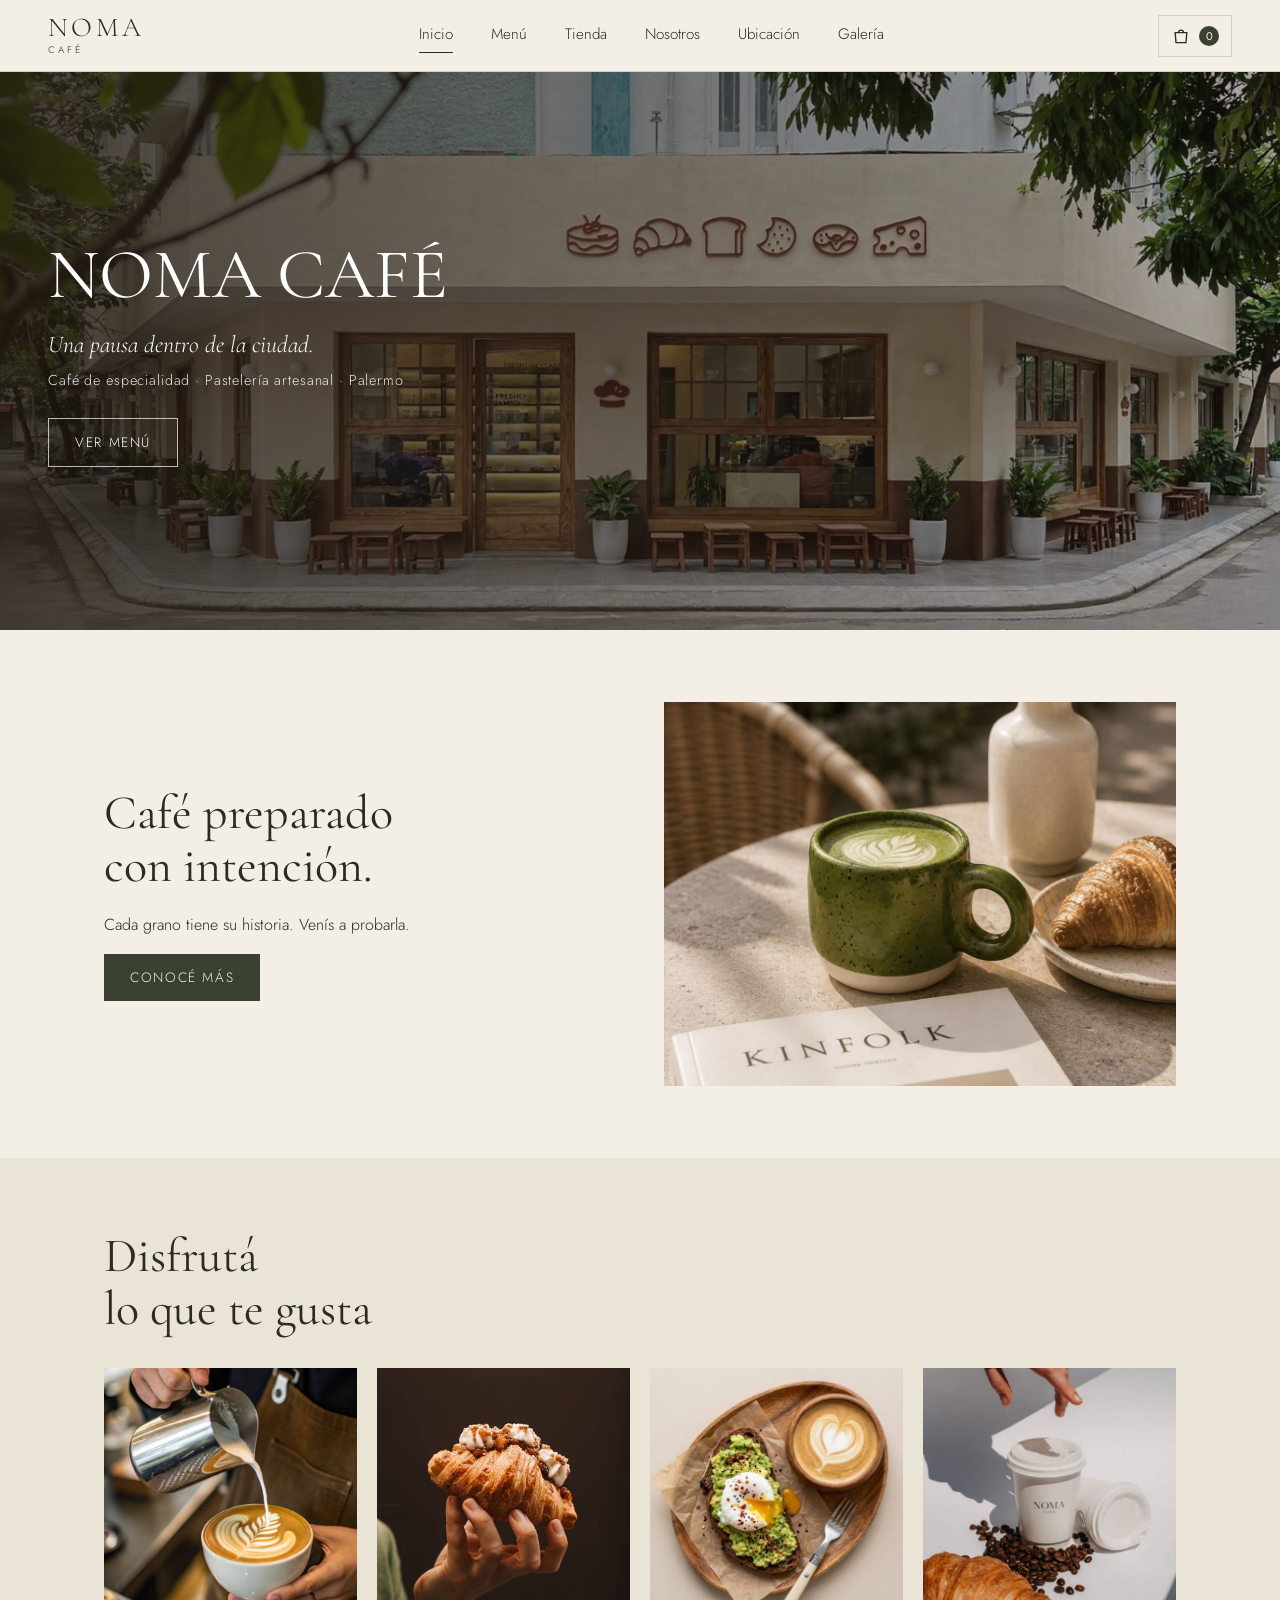
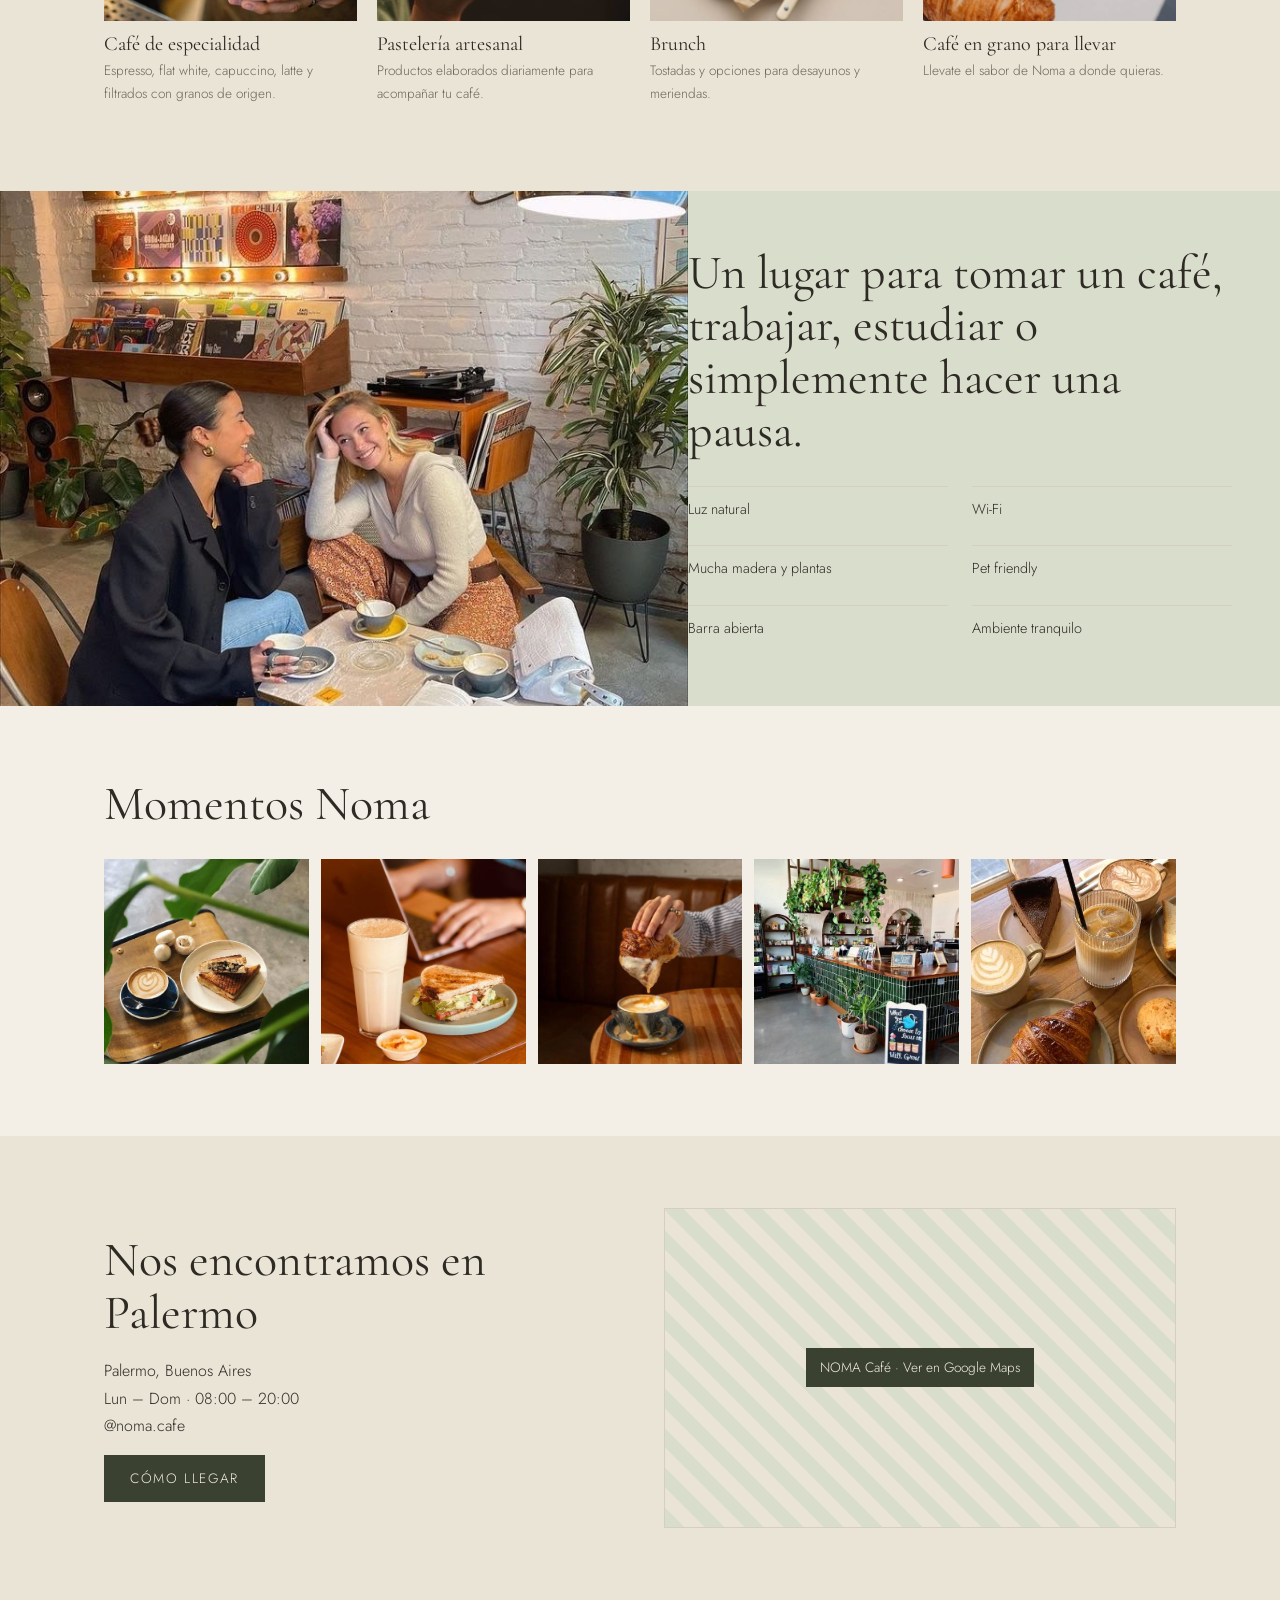
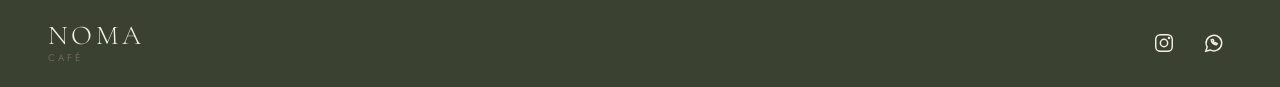
<file: index.html>
<!DOCTYPE html>
<html lang="es">
<head>
<meta charset="utf-8">
<meta name="viewport" content="width=device-width, initial-scale=1, viewport-fit=cover">
<title>NOMA Café · Inicio</title>
<link href="https://fonts.googleapis.com/css2?family=Cormorant+Garamond:wght@400;500&family=Jost:wght@300;400;500&display=swap" rel="stylesheet">
<link rel="stylesheet" href="css/style.css">
</head>
<body>
<header><div class="bar">
<a class="logo" href="index.html">NOMA<small>CAFÉ</small></a>
<nav id="nav"><a href="index.html" class="on" aria-current="page">Inicio</a><a href="menu.html">Menú</a><a href="tienda.html">Tienda</a><a href="nosotros.html">Nosotros</a><a href="index.html#ubicacion">Ubicación</a><a href="galeria.html">Galería</a></nav>
<div class="tools"><button class="ibtn" id="cbtn" aria-label="Abrir carrito"><svg viewBox="0 0 24 24"><path d="M5 8h14l-1 12H6z"/><path d="M9 8a3 3 0 0 1 6 0"/></svg><span class="cnt" id="cnt">0</span></button>
<button class="ibtn burger" id="bg" aria-label="Abrir menú" aria-expanded="false"><svg viewBox="0 0 24 24" id="bgi"><path d="M4 7h16M4 12h16M4 17h16"/></svg></button></div>
</div></header>
<div class="veil" id="veil"></div>
<aside class="cart" id="cart" aria-label="Carrito"><header><h3>Tu carrito</h3><button class="ibtn" id="cx" aria-label="Cerrar carrito"><svg viewBox="0 0 24 24"><path d="M6 6l12 12M18 6L6 18"/></svg></button></header>
<ul id="cl"></ul><div class="tot"><span>Total</span><b id="ct">$0</b></div><button class="btn" id="buy">COMPRAR</button><p class="msg" id="cm" aria-live="polite"></p></aside>

<main>
<div class="hero"><div class="wrap">
<h1>NOMA CAFÉ</h1><p>Una pausa dentro de la ciudad.</p>
<div class="sub">Café de especialidad · Pastelería artesanal · Palermo</div>
<a class="btn ghost" href="menu.html">VER MENÚ</a></div></div>

<section><div class="wrap two">
<div><h2>Café preparado<br>con intención.</h2><p style="margin-top:18px">Cada grano tiene su historia. Venís a probarla.</p><a class="btn" href="nosotros.html">CONOCÉ MÁS</a></div>
<div class="img" data-ph="Café de especialidad" data-img="assets/img-02.jpg" data-pos="50% 90%"></div></div></section>

<section class="band"><div class="wrap"><h2>Disfrutá<br>lo que te gusta</h2>
<div class="cards">
<div><div class="img" data-ph="Café" data-img="assets/img-03.jpg" data-pos="50% 50%"></div><h3>Café de especialidad</h3><p>Espresso, flat white, capuccino, latte y filtrados con granos de origen.</p></div>
<div><div class="img" data-ph="Pastelería" data-img="assets/img-04.jpg" data-pos="50% 42%"></div><h3>Pastelería artesanal</h3><p>Productos elaborados diariamente para acompañar tu café.</p></div>
<div><div class="img" data-ph="Brunch" data-img="assets/img-05.jpg" data-pos="50% 50%"></div><h3>Brunch</h3><p>Tostadas y opciones para desayunos y meriendas.</p></div>
<div><div class="img" data-ph="Granos" data-img="assets/img-06.jpg" data-pos="50% 60%"></div><h3>Café en grano para llevar</h3><p>Llevate el sabor de Noma a donde quieras.</p></div>
</div></div></section>

<div class="space"><div class="two">
<div class="img" data-ph="El espacio" data-img="assets/img-07.jpg" data-pos="50% 40%"></div>
<div class="txt"><h2>Un lugar para tomar un café, trabajar, estudiar o simplemente hacer una pausa.</h2>
<div class="feat"><div>Luz natural</div><div>Wi-Fi</div><div>Mucha madera y plantas</div><div>Pet friendly</div><div>Barra abierta</div><div>Ambiente tranquilo</div></div></div></div></div>

<section><div class="wrap"><h2>Momentos Noma</h2>
<div class="strip" id="strip"></div></div></section>

<section id="ubicacion"><div class="wrap two">
<div><h2>Nos encontramos en Palermo</h2><p style="margin-top:18px">Palermo, Buenos Aires<br>Lun – Dom · 08:00 – 20:00<br>@noma.cafe</p><a class="btn" href="https://www.google.com/maps/search/?api=1&query=Palermo,+Buenos+Aires" target="_blank" rel="noopener">CÓMO LLEGAR</a></div>
<div class="mapbox"><a class="pin" href="https://www.google.com/maps/search/?api=1&query=Palermo,+Buenos+Aires" target="_blank" rel="noopener">NOMA Café · Ver en Google Maps</a><iframe title="Mapa de NOMA Café en Palermo, Buenos Aires" src="https://www.google.com/maps?q=Palermo,+Buenos+Aires&amp;output=embed" loading="lazy" referrerpolicy="no-referrer-when-downgrade" allowfullscreen></iframe></div></div></section>
</main>

<footer><div class="bar"><a class="logo" href="index.html">NOMA<small>CAFÉ</small></a>
<div class="soc"><a href="https://www.instagram.com/noma.cafe/" target="_blank" rel="noopener" aria-label="Instagram"><svg viewBox="0 0 24 24"><rect x="3" y="3" width="18" height="18" rx="5"/><circle cx="12" cy="12" r="4"/><circle cx="17.5" cy="6.5" r=".6"/></svg></a>
<a href="https://wa.me/5491100000000" target="_blank" rel="noopener" aria-label="WhatsApp"><svg viewBox="0 0 24 24"><path d="M3 21l1.6-4.6A8.5 8.5 0 1 1 8 19.6z"/><path d="M9 8.5c0 3 2.5 5.5 5.5 5.5l1-1.3-1.8-1-.8.7a3.5 3.5 0 0 1-1.8-1.8l.7-.8-1-1.8z"/></svg></a></div></div></footer>

<div class="lb" id="lb" role="dialog" aria-label="Imagen ampliada"><button id="lbx" aria-label="Cerrar">×</button><img id="lbi" alt=""></div>
<script src="js/main.js"></script>
<script src="js/inicio.js"></script>
</body>
</html>
</file>
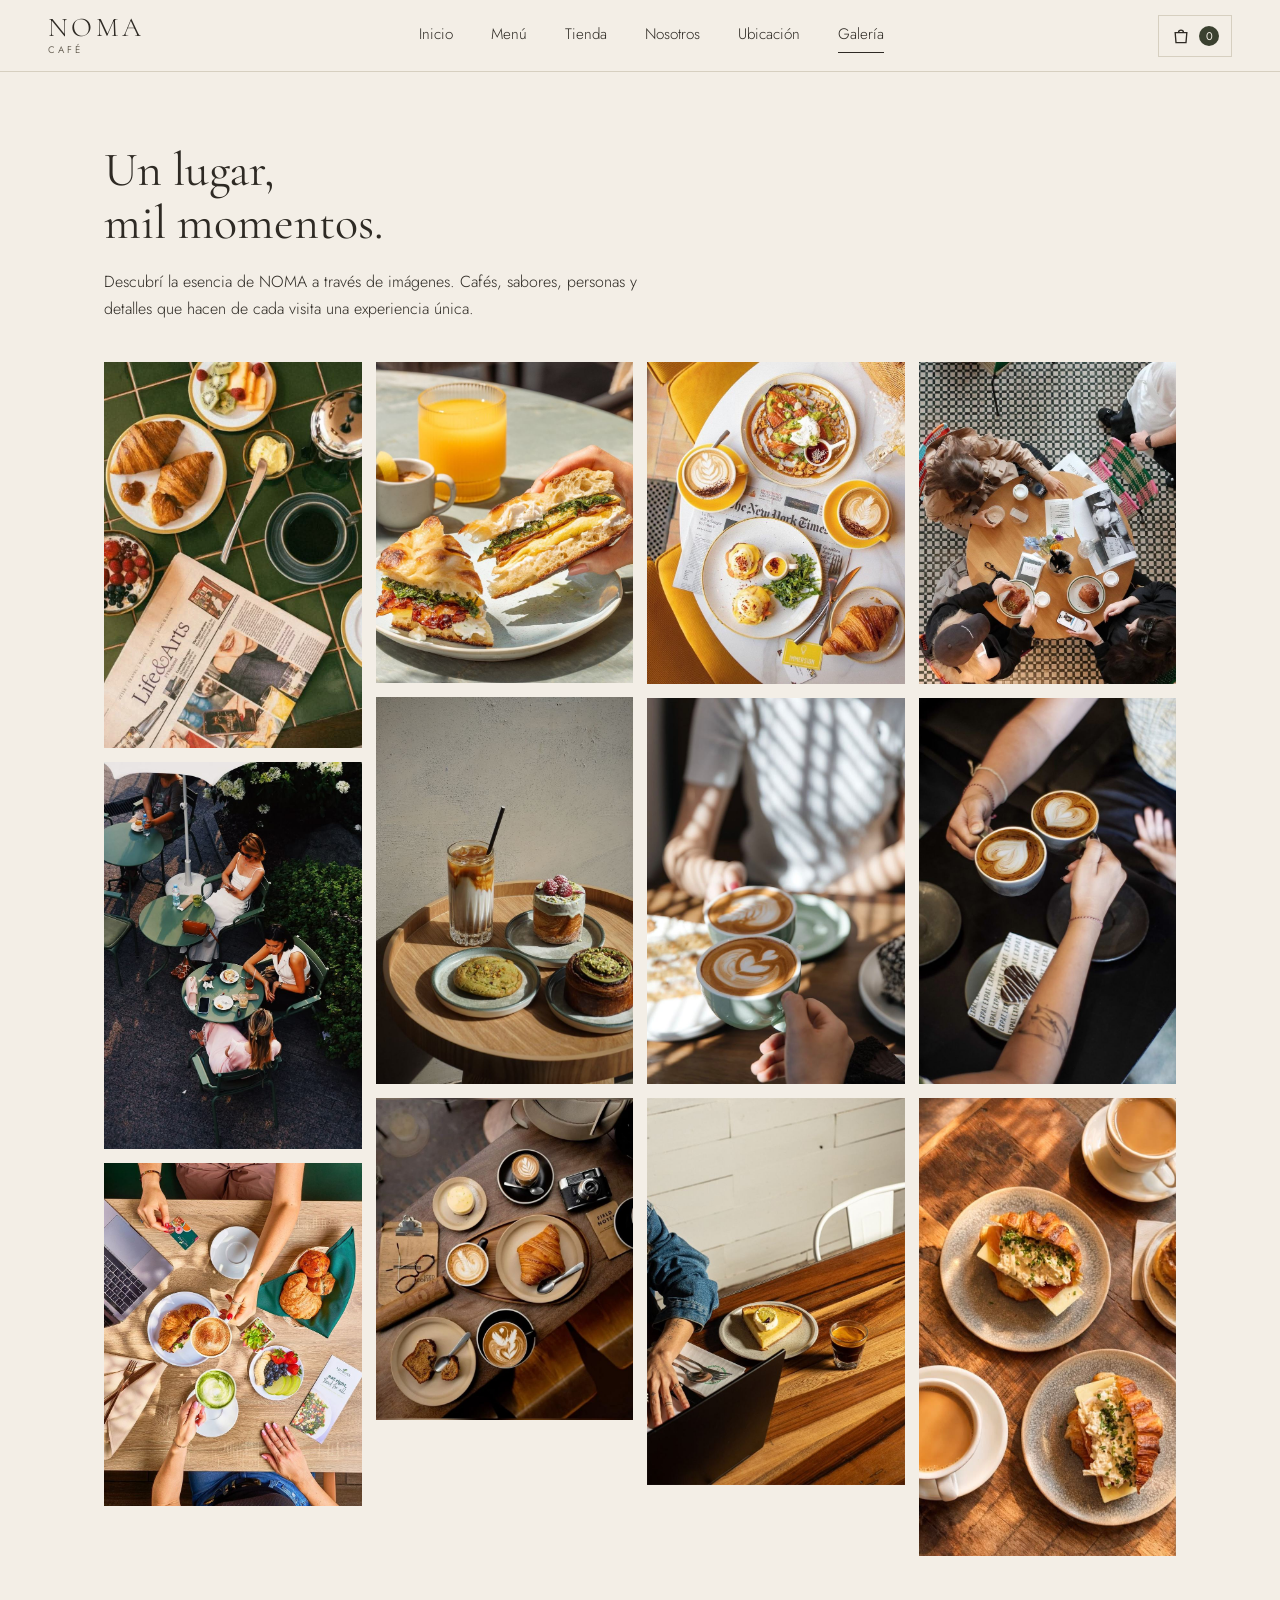
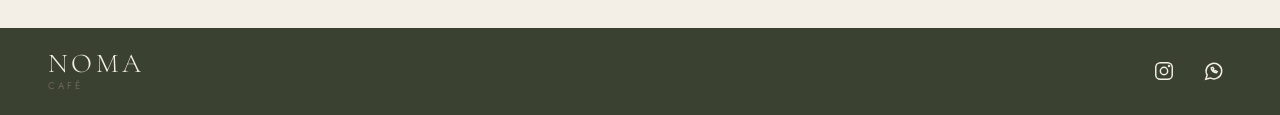
<file: galeria.html>
<!DOCTYPE html>
<html lang="es">
<head>
<meta charset="utf-8">
<meta name="viewport" content="width=device-width, initial-scale=1, viewport-fit=cover">
<title>NOMA Café · Galería</title>
<link href="https://fonts.googleapis.com/css2?family=Cormorant+Garamond:wght@400;500&family=Jost:wght@300;400;500&display=swap" rel="stylesheet">
<link rel="stylesheet" href="css/style.css">
</head>
<body>
<header><div class="bar">
<a class="logo" href="index.html">NOMA<small>CAFÉ</small></a>
<nav id="nav"><a href="index.html">Inicio</a><a href="menu.html">Menú</a><a href="tienda.html">Tienda</a><a href="nosotros.html">Nosotros</a><a href="index.html#ubicacion">Ubicación</a><a href="galeria.html" class="on" aria-current="page">Galería</a></nav>
<div class="tools"><button class="ibtn" id="cbtn" aria-label="Abrir carrito"><svg viewBox="0 0 24 24"><path d="M5 8h14l-1 12H6z"/><path d="M9 8a3 3 0 0 1 6 0"/></svg><span class="cnt" id="cnt">0</span></button>
<button class="ibtn burger" id="bg" aria-label="Abrir menú" aria-expanded="false"><svg viewBox="0 0 24 24" id="bgi"><path d="M4 7h16M4 12h16M4 17h16"/></svg></button></div>
</div></header>
<div class="veil" id="veil"></div>
<aside class="cart" id="cart" aria-label="Carrito"><header><h3>Tu carrito</h3><button class="ibtn" id="cx" aria-label="Cerrar carrito"><svg viewBox="0 0 24 24"><path d="M6 6l12 12M18 6L6 18"/></svg></button></header>
<ul id="cl"></ul><div class="tot"><span>Total</span><b id="ct">$0</b></div><button class="btn" id="buy">COMPRAR</button><p class="msg" id="cm" aria-live="polite"></p></aside>

<main>
<section><div class="wrap">
<h2>Un lugar,<br>mil momentos.</h2>
<p style="margin-top:18px">Descubrí la esencia de NOMA a través de imágenes. Cafés, sabores, personas y detalles que hacen de cada visita una experiencia única.</p>
<div class="gal" id="gal"></div></div></section>
</main>

<footer><div class="bar"><a class="logo" href="index.html">NOMA<small>CAFÉ</small></a>
<div class="soc"><a href="https://www.instagram.com/noma.cafe/" target="_blank" rel="noopener" aria-label="Instagram"><svg viewBox="0 0 24 24"><rect x="3" y="3" width="18" height="18" rx="5"/><circle cx="12" cy="12" r="4"/><circle cx="17.5" cy="6.5" r=".6"/></svg></a>
<a href="https://wa.me/5491100000000" target="_blank" rel="noopener" aria-label="WhatsApp"><svg viewBox="0 0 24 24"><path d="M3 21l1.6-4.6A8.5 8.5 0 1 1 8 19.6z"/><path d="M9 8.5c0 3 2.5 5.5 5.5 5.5l1-1.3-1.8-1-.8.7a3.5 3.5 0 0 1-1.8-1.8l.7-.8-1-1.8z"/></svg></a></div></div></footer>

<div class="lb" id="lb" role="dialog" aria-label="Imagen ampliada"><button id="lbx" aria-label="Cerrar">×</button><img id="lbi" alt=""></div>
<script src="js/main.js"></script>
<script src="js/galeria.js"></script>
</body>
</html>
</file>
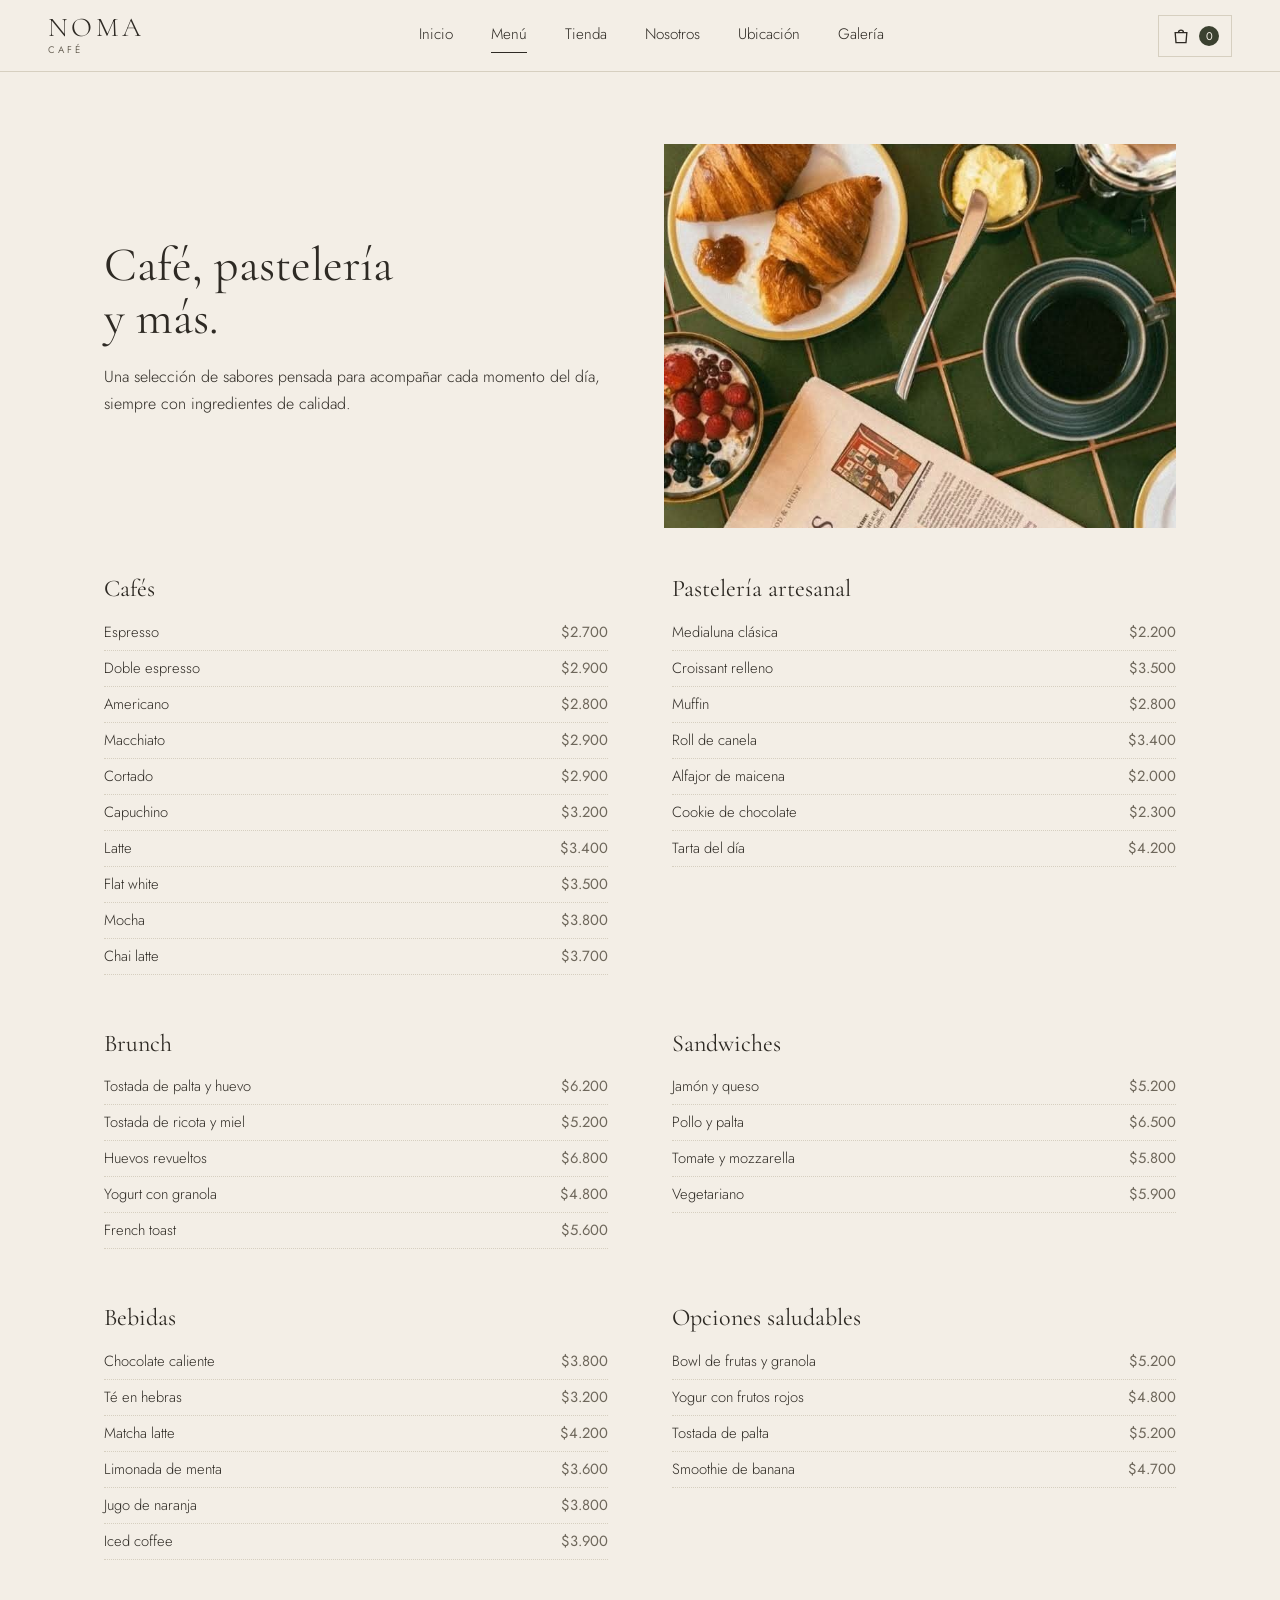
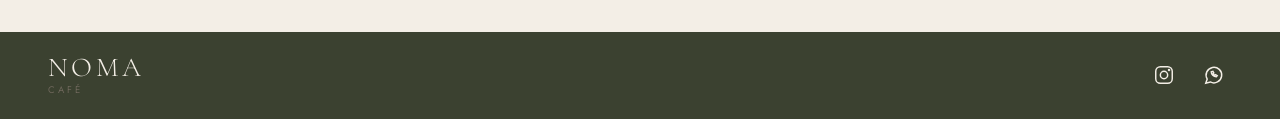
<file: menu.html>
<!DOCTYPE html>
<html lang="es">
<head>
<meta charset="utf-8">
<meta name="viewport" content="width=device-width, initial-scale=1, viewport-fit=cover">
<title>NOMA Café · Menú</title>
<link href="https://fonts.googleapis.com/css2?family=Cormorant+Garamond:wght@400;500&family=Jost:wght@300;400;500&display=swap" rel="stylesheet">
<link rel="stylesheet" href="css/style.css">
</head>
<body>
<header><div class="bar">
<a class="logo" href="index.html">NOMA<small>CAFÉ</small></a>
<nav id="nav"><a href="index.html">Inicio</a><a href="menu.html" class="on" aria-current="page">Menú</a><a href="tienda.html">Tienda</a><a href="nosotros.html">Nosotros</a><a href="index.html#ubicacion">Ubicación</a><a href="galeria.html">Galería</a></nav>
<div class="tools"><button class="ibtn" id="cbtn" aria-label="Abrir carrito"><svg viewBox="0 0 24 24"><path d="M5 8h14l-1 12H6z"/><path d="M9 8a3 3 0 0 1 6 0"/></svg><span class="cnt" id="cnt">0</span></button>
<button class="ibtn burger" id="bg" aria-label="Abrir menú" aria-expanded="false"><svg viewBox="0 0 24 24" id="bgi"><path d="M4 7h16M4 12h16M4 17h16"/></svg></button></div>
</div></header>
<div class="veil" id="veil"></div>
<aside class="cart" id="cart" aria-label="Carrito"><header><h3>Tu carrito</h3><button class="ibtn" id="cx" aria-label="Cerrar carrito"><svg viewBox="0 0 24 24"><path d="M6 6l12 12M18 6L6 18"/></svg></button></header>
<ul id="cl"></ul><div class="tot"><span>Total</span><b id="ct">$0</b></div><button class="btn" id="buy">COMPRAR</button><p class="msg" id="cm" aria-live="polite"></p></aside>

<main>
<section><div class="wrap two">
<div><h2>Café, pastelería<br>y más.</h2><p style="margin-top:18px">Una selección de sabores pensada para acompañar cada momento del día, siempre con ingredientes de calidad.</p></div>
<div class="img" data-ph="Café y croissant" data-img="assets/img-11.jpg" data-pos="50% 38%"></div></div>
<div class="wrap"><div class="menu" id="menu-grid"></div></div></section>
</main>

<footer><div class="bar"><a class="logo" href="index.html">NOMA<small>CAFÉ</small></a>
<div class="soc"><a href="https://www.instagram.com/noma.cafe/" target="_blank" rel="noopener" aria-label="Instagram"><svg viewBox="0 0 24 24"><rect x="3" y="3" width="18" height="18" rx="5"/><circle cx="12" cy="12" r="4"/><circle cx="17.5" cy="6.5" r=".6"/></svg></a>
<a href="https://wa.me/5491100000000" target="_blank" rel="noopener" aria-label="WhatsApp"><svg viewBox="0 0 24 24"><path d="M3 21l1.6-4.6A8.5 8.5 0 1 1 8 19.6z"/><path d="M9 8.5c0 3 2.5 5.5 5.5 5.5l1-1.3-1.8-1-.8.7a3.5 3.5 0 0 1-1.8-1.8l.7-.8-1-1.8z"/></svg></a></div></div></footer>

<div class="lb" id="lb" role="dialog" aria-label="Imagen ampliada"><button id="lbx" aria-label="Cerrar">×</button><img id="lbi" alt=""></div>
<script src="js/main.js"></script>
<script src="js/menu.js"></script>
</body>
</html>
</file>
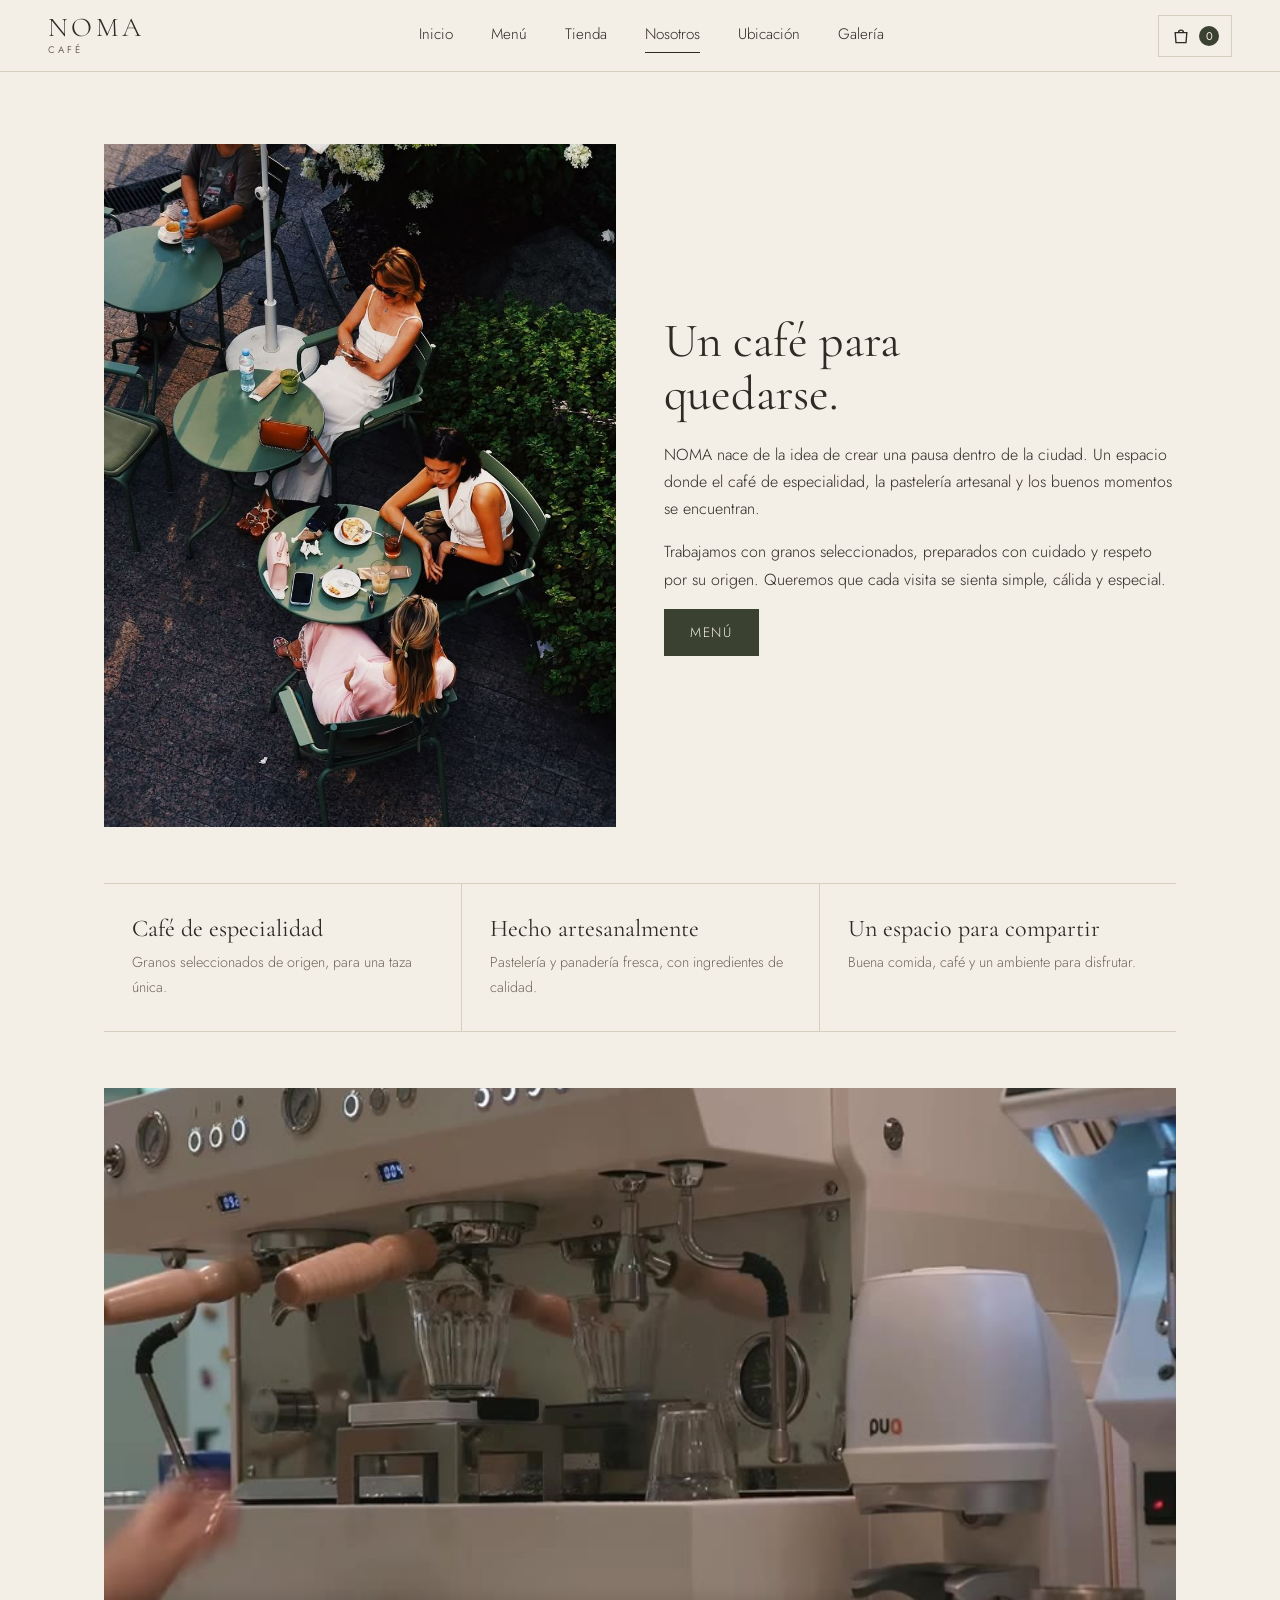
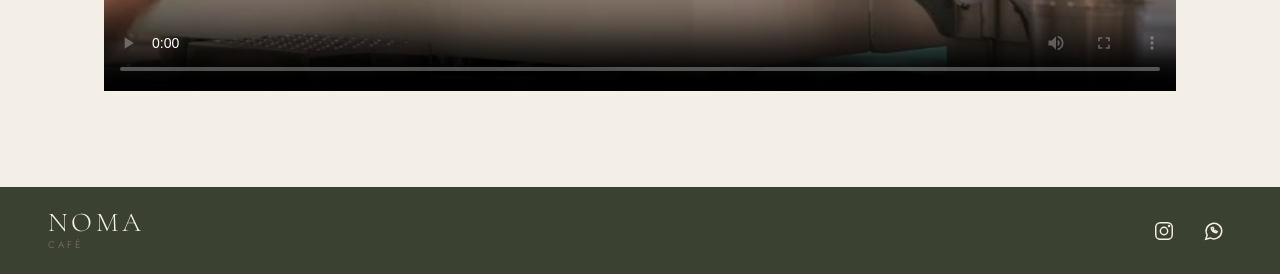
<file: nosotros.html>
<!DOCTYPE html>
<html lang="es">
<head>
<meta charset="utf-8">
<meta name="viewport" content="width=device-width, initial-scale=1, viewport-fit=cover">
<title>NOMA Café · Nosotros</title>
<link href="https://fonts.googleapis.com/css2?family=Cormorant+Garamond:wght@400;500&family=Jost:wght@300;400;500&display=swap" rel="stylesheet">
<link rel="stylesheet" href="css/style.css">
</head>
<body>
<header><div class="bar">
<a class="logo" href="index.html">NOMA<small>CAFÉ</small></a>
<nav id="nav"><a href="index.html">Inicio</a><a href="menu.html">Menú</a><a href="tienda.html">Tienda</a><a href="nosotros.html" class="on" aria-current="page">Nosotros</a><a href="index.html#ubicacion">Ubicación</a><a href="galeria.html">Galería</a></nav>
<div class="tools"><button class="ibtn" id="cbtn" aria-label="Abrir carrito"><svg viewBox="0 0 24 24"><path d="M5 8h14l-1 12H6z"/><path d="M9 8a3 3 0 0 1 6 0"/></svg><span class="cnt" id="cnt">0</span></button>
<button class="ibtn burger" id="bg" aria-label="Abrir menú" aria-expanded="false"><svg viewBox="0 0 24 24" id="bgi"><path d="M4 7h16M4 12h16M4 17h16"/></svg></button></div>
</div></header>
<div class="veil" id="veil"></div>
<aside class="cart" id="cart" aria-label="Carrito"><header><h3>Tu carrito</h3><button class="ibtn" id="cx" aria-label="Cerrar carrito"><svg viewBox="0 0 24 24"><path d="M6 6l12 12M18 6L6 18"/></svg></button></header>
<ul id="cl"></ul><div class="tot"><span>Total</span><b id="ct">$0</b></div><button class="btn" id="buy">COMPRAR</button><p class="msg" id="cm" aria-live="polite"></p></aside>

<main>
<section><div class="wrap two">
<div class="img" style="aspect-ratio:3/4" data-ph="Nuestro espacio" data-img="assets/img-08.jpg" data-pos="50% 45%"></div>
<div><h2>Un café para<br>quedarse.</h2>
<p style="margin-top:20px">NOMA nace de la idea de crear una pausa dentro de la ciudad. Un espacio donde el café de especialidad, la pastelería artesanal y los buenos momentos se encuentran.</p>
<p>Trabajamos con granos seleccionados, preparados con cuidado y respeto por su origen. Queremos que cada visita se sienta simple, cálida y especial.</p>
<a class="btn" href="menu.html">MENÚ</a></div></div>
<div class="wrap"><div class="three">
<div><h3>Café de especialidad</h3><p>Granos seleccionados de origen, para una taza única.</p></div>
<div><h3>Hecho artesanalmente</h3><p>Pastelería y panadería fresca, con ingredientes de calidad.</p></div>
<div><h3>Un espacio para compartir</h3><p>Buena comida, café y un ambiente para disfrutar.</p></div></div>
<div class="video"><video id="nvid" controls playsinline preload="metadata" poster="assets/poster.jpg" src="assets/video.mp4"></video><div class="vph" id="vph">ACÁ VA EL VIDEO DE NOMA</div></div></div></section>
</main>

<footer><div class="bar"><a class="logo" href="index.html">NOMA<small>CAFÉ</small></a>
<div class="soc"><a href="https://www.instagram.com/noma.cafe/" target="_blank" rel="noopener" aria-label="Instagram"><svg viewBox="0 0 24 24"><rect x="3" y="3" width="18" height="18" rx="5"/><circle cx="12" cy="12" r="4"/><circle cx="17.5" cy="6.5" r=".6"/></svg></a>
<a href="https://wa.me/5491100000000" target="_blank" rel="noopener" aria-label="WhatsApp"><svg viewBox="0 0 24 24"><path d="M3 21l1.6-4.6A8.5 8.5 0 1 1 8 19.6z"/><path d="M9 8.5c0 3 2.5 5.5 5.5 5.5l1-1.3-1.8-1-.8.7a3.5 3.5 0 0 1-1.8-1.8l.7-.8-1-1.8z"/></svg></a></div></div></footer>

<div class="lb" id="lb" role="dialog" aria-label="Imagen ampliada"><button id="lbx" aria-label="Cerrar">×</button><img id="lbi" alt=""></div>
<script src="js/main.js"></script>
<script src="js/nosotros.js"></script>
</body>
</html>
</file>
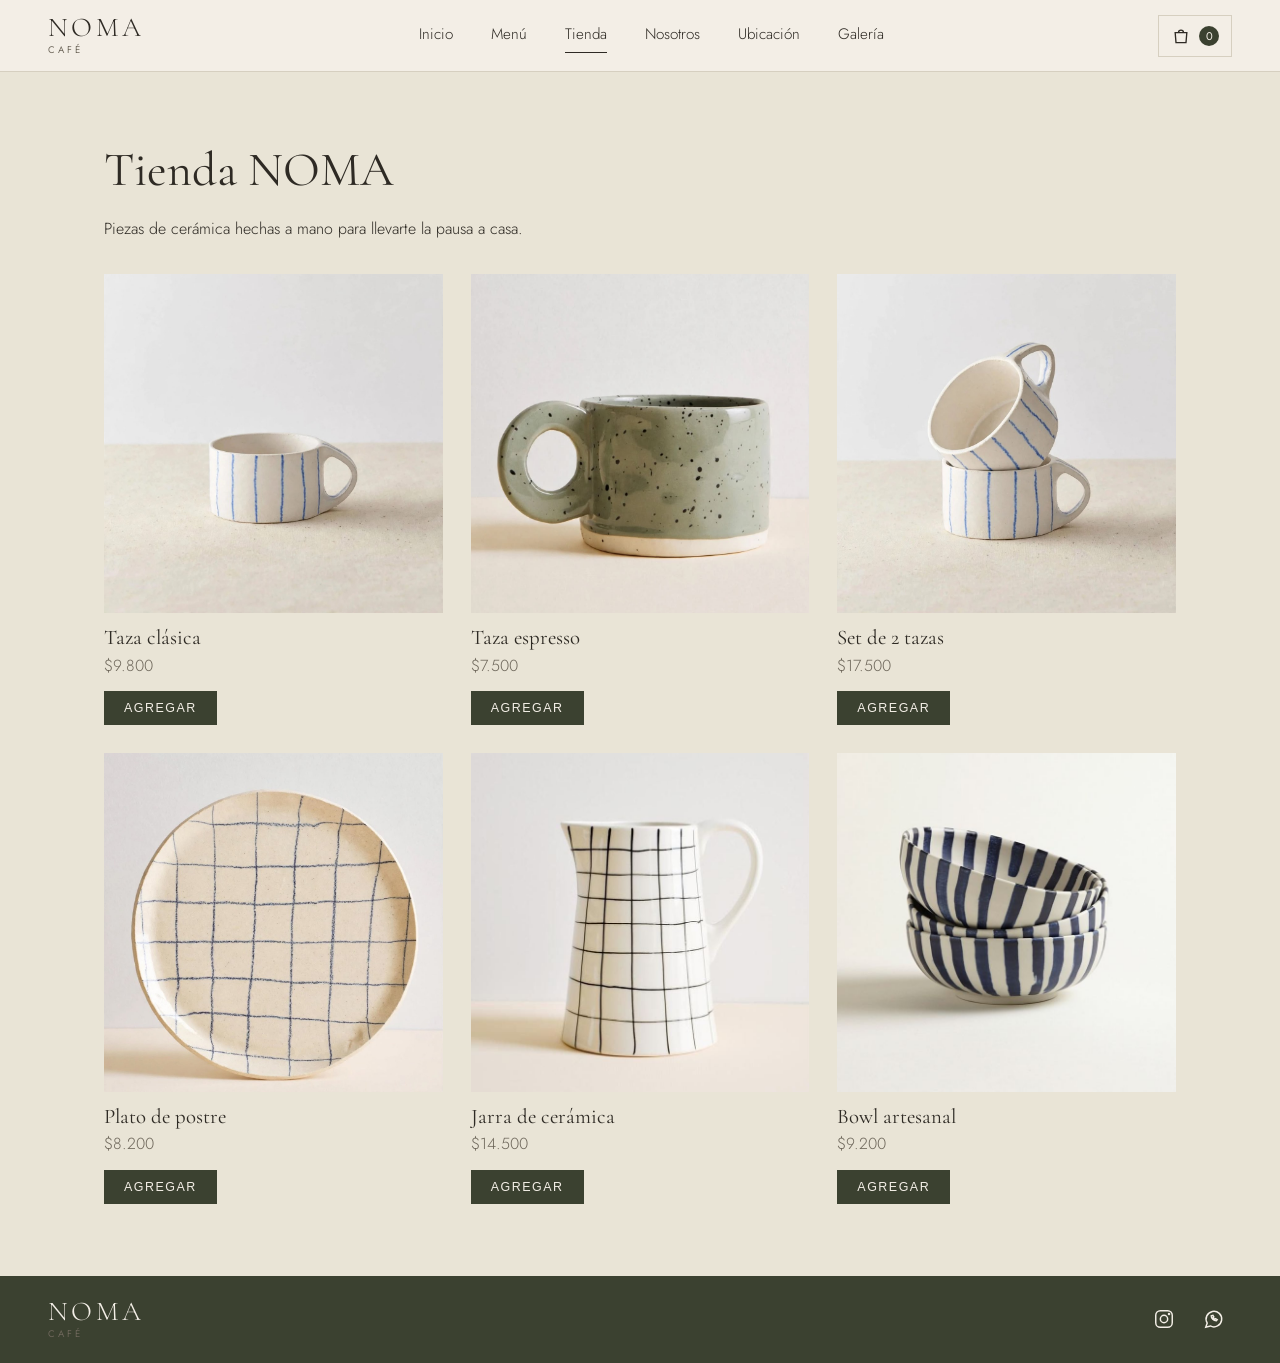
<file: tienda.html>
<!DOCTYPE html>
<html lang="es">
<head>
<meta charset="utf-8">
<meta name="viewport" content="width=device-width, initial-scale=1, viewport-fit=cover">
<title>NOMA Café · Tienda</title>
<link href="https://fonts.googleapis.com/css2?family=Cormorant+Garamond:wght@400;500&family=Jost:wght@300;400;500&display=swap" rel="stylesheet">
<link rel="stylesheet" href="css/style.css">
</head>
<body>
<header><div class="bar">
<a class="logo" href="index.html">NOMA<small>CAFÉ</small></a>
<nav id="nav"><a href="index.html">Inicio</a><a href="menu.html">Menú</a><a href="tienda.html" class="on" aria-current="page">Tienda</a><a href="nosotros.html">Nosotros</a><a href="index.html#ubicacion">Ubicación</a><a href="galeria.html">Galería</a></nav>
<div class="tools"><button class="ibtn" id="cbtn" aria-label="Abrir carrito"><svg viewBox="0 0 24 24"><path d="M5 8h14l-1 12H6z"/><path d="M9 8a3 3 0 0 1 6 0"/></svg><span class="cnt" id="cnt">0</span></button>
<button class="ibtn burger" id="bg" aria-label="Abrir menú" aria-expanded="false"><svg viewBox="0 0 24 24" id="bgi"><path d="M4 7h16M4 12h16M4 17h16"/></svg></button></div>
</div></header>
<div class="veil" id="veil"></div>
<aside class="cart" id="cart" aria-label="Carrito"><header><h3>Tu carrito</h3><button class="ibtn" id="cx" aria-label="Cerrar carrito"><svg viewBox="0 0 24 24"><path d="M6 6l12 12M18 6L6 18"/></svg></button></header>
<ul id="cl"></ul><div class="tot"><span>Total</span><b id="ct">$0</b></div><button class="btn" id="buy">COMPRAR</button><p class="msg" id="cm" aria-live="polite"></p></aside>

<main>
<section class="band" id="tienda"><div class="wrap"><h2>Tienda NOMA</h2>
<p style="margin-top:18px">Piezas de cerámica hechas a mano para llevarte la pausa a casa.</p>
<div class="shop" id="shop"></div></div></section>
</main>

<footer><div class="bar"><a class="logo" href="index.html">NOMA<small>CAFÉ</small></a>
<div class="soc"><a href="https://www.instagram.com/noma.cafe/" target="_blank" rel="noopener" aria-label="Instagram"><svg viewBox="0 0 24 24"><rect x="3" y="3" width="18" height="18" rx="5"/><circle cx="12" cy="12" r="4"/><circle cx="17.5" cy="6.5" r=".6"/></svg></a>
<a href="https://wa.me/5491100000000" target="_blank" rel="noopener" aria-label="WhatsApp"><svg viewBox="0 0 24 24"><path d="M3 21l1.6-4.6A8.5 8.5 0 1 1 8 19.6z"/><path d="M9 8.5c0 3 2.5 5.5 5.5 5.5l1-1.3-1.8-1-.8.7a3.5 3.5 0 0 1-1.8-1.8l.7-.8-1-1.8z"/></svg></a></div></div></footer>

<div class="lb" id="lb" role="dialog" aria-label="Imagen ampliada"><button id="lbx" aria-label="Cerrar">×</button><img id="lbi" alt=""></div>
<script src="js/main.js"></script>
<script src="js/tienda.js"></script>
</body>
</html>
</file>
<file: css/style.css>
:root{--bg:#F3EEE6;--bg2:#E9E4D6;--sage:#D9DDCB;--ink:#2E2A24;--mute:#6E675B;--olive:#3B4130;--on-olive:#F3EEE6;--line:#D6CFC0;box-sizing:border-box;padding-top:env(safe-area-inset-top,0px);padding-bottom:env(safe-area-inset-bottom,0px);color-scheme:light}
@media (prefers-color-scheme:dark){:root:not([data-theme="light"]){--bg:#1F1D18;--bg2:#27241E;--sage:#2C3024;--ink:#EDE6D8;--mute:#A89F8D;--olive:#2F3525;--on-olive:#EDE6D8;--line:#3A362D;color-scheme:dark}}
:root[data-theme="dark"]{--bg:#1F1D18;--bg2:#27241E;--sage:#2C3024;--ink:#EDE6D8;--mute:#A89F8D;--olive:#2F3525;--on-olive:#EDE6D8;--line:#3A362D;color-scheme:dark}
html{scroll-padding-top:env(safe-area-inset-top,0px);scroll-behavior:smooth}
*,*::before,*::after{box-sizing:border-box}
body{margin:0;background:var(--bg);color:var(--ink);font:300 16px/1.7 'Jost',system-ui,sans-serif}
h1,h2,h3{font-family:'Cormorant Garamond',Georgia,serif;font-weight:400;line-height:1.1;margin:0}
h1{font-size:clamp(2.6rem,6vw,4.4rem)}h2{font-size:clamp(2rem,4vw,3rem)}h3{font-size:1.5rem}
p{margin:0 0 1em;max-width:62ch}
a{color:inherit}
:focus-visible{outline:2px solid var(--olive);outline-offset:3px}
@media (prefers-color-scheme:dark){:focus-visible{outline-color:var(--on-olive)}}
.wrap{max-width:1120px;margin:0 auto;padding:0 24px}
header{position:sticky;top:env(safe-area-inset-top,0px);z-index:20;background:var(--bg);border-bottom:1px solid var(--line)}
body::before{content:"";position:fixed;inset:0 0 auto;height:env(safe-area-inset-top,0px);background:var(--bg);z-index:30}
.bar{display:flex;align-items:center;justify-content:space-between;gap:16px;padding:14px var(--pad);max-width:none;margin:0}
.logo{font-family:'Cormorant Garamond',serif;font-size:1.7rem;letter-spacing:.12em;line-height:1;text-decoration:none}
.logo small{display:block;font:400 .6rem 'Jost',sans-serif;letter-spacing:.3em;margin-top:2px;color:var(--mute)}
nav{display:flex;gap:clamp(14px,3vw,38px);flex-wrap:wrap}
nav a{text-decoration:none;font-size:.95rem;padding:4px 0;border-bottom:1px solid transparent}
nav a:hover,nav a.on{border-color:var(--ink)}
.btn{display:inline-block;background:var(--olive);color:var(--on-olive);padding:12px 26px;text-decoration:none;font-size:.85rem;letter-spacing:.12em;border:0;cursor:pointer}
.btn.ghost{background:transparent;color:#fff;border:1px solid rgba(255,255,255,.7)}
.ph{background:linear-gradient(145deg,var(--a),var(--b));position:relative;display:flex;align-items:flex-end;min-height:120px;width:100%;height:100%}
.ph span{font-size:.7rem;letter-spacing:.14em;color:rgba(255,255,255,.75);padding:10px 12px}
section{padding:72px 0}
.hero{min-height:62vh;display:flex;align-items:center;color:#fff;background:linear-gradient(90deg,rgba(30,22,14,.82),rgba(30,22,14,.35)),url(../assets/img-01.jpg) center/cover no-repeat}
.hero .wrap{max-width:none;margin:0;width:100%;padding:0 var(--pad)}
.hero p{font-style:italic;font-family:'Cormorant Garamond',serif;font-size:1.5rem;margin:12px 0 4px}
.hero .sub{font:300 .9rem 'Jost';font-style:normal;letter-spacing:.06em;margin-bottom:28px;opacity:.9}
.two{display:grid;grid-template-columns:1fr 1fr;gap:48px;align-items:center}
.two .img{aspect-ratio:4/3}
.cards{display:grid;grid-template-columns:repeat(4,1fr);gap:20px;margin-top:32px}
.cards .img{aspect-ratio:1;margin-bottom:12px}
.cards h3{font-size:1.25rem;margin-bottom:4px}.cards p{font-size:.85rem;color:var(--mute)}
.band{background:var(--bg2)}
.space{background:var(--sage);padding:0}
.space .two{gap:0;align-items:stretch}
.space .img{min-height:360px}
.space .txt{padding:56px 48px}
.feat{display:grid;grid-template-columns:1fr 1fr;gap:14px 24px;margin-top:28px;font-size:.9rem}
.feat div{padding:10px 0;border-top:1px solid var(--line)}
.strip{display:grid;grid-template-columns:repeat(5,1fr);gap:12px;margin-top:28px}
.strip .img{aspect-ratio:1}
#ubicacion{background:var(--bg2)}
.mapbox{aspect-ratio:16/10;background:repeating-linear-gradient(45deg,var(--sage),var(--sage) 14px,var(--bg2) 14px,var(--bg2) 28px);display:grid;place-items:center;border:1px solid var(--line)}
.pin{background:var(--olive);color:var(--on-olive);padding:8px 14px;font-size:.85rem}
.three{display:grid;grid-template-columns:repeat(3,1fr);border-top:1px solid var(--line);border-bottom:1px solid var(--line);margin:56px 0}
.three div{padding:32px 28px}.three div+div{border-left:1px solid var(--line)}
.three p{color:var(--mute);font-size:.9rem;margin:8px 0 0}
.wide{aspect-ratio:21/9;margin-bottom:24px}
.menu{display:grid;grid-template-columns:1fr 1fr;gap:56px 64px;margin-top:48px}
.menu h3{margin-bottom:12px}
.menu li{display:flex;justify-content:space-between;gap:12px;padding:5px 0;border-bottom:1px dotted var(--line);font-size:.92rem}
.menu ul{list-style:none;margin:0;padding:0}
.menu li b{font-weight:400;color:var(--mute);white-space:nowrap}
.gal{columns:4;column-gap:14px;margin-top:40px}
.gal .ph{margin-bottom:14px;height:auto;break-inside:avoid}
footer{background:var(--olive);color:var(--on-olive);padding:22px 0}
footer .bar{padding-top:0;padding-bottom:0}
.soc{display:flex;gap:14px}.soc a{display:grid;place-items:center;width:36px;height:36px}
.soc svg{width:22px;height:22px;fill:none;stroke:currentColor;stroke-width:1.6}
@media(max-width:820px){.two,.menu,.three{grid-template-columns:1fr}.cards{grid-template-columns:1fr 1fr}.strip{grid-template-columns:repeat(2,1fr)}.gal{columns:2}.three div+div{border-left:0;border-top:1px solid var(--line)}.space .txt{padding:40px 24px}.wide{aspect-ratio:16/9}}
.img{position:relative;overflow:hidden}
.img img{position:absolute;inset:0;width:100%;height:100%;object-fit:cover;display:block}
.mapbox{position:relative;overflow:hidden}
.mapbox iframe{position:absolute;inset:0;width:100%;height:100%;border:0}
.pin{text-decoration:none}
:root{--pad:clamp(20px,4vw,48px)}
.tools{display:flex;align-items:center;gap:8px}
.ibtn{background:none;border:1px solid var(--line);color:var(--ink);height:42px;min-width:42px;padding:0 12px;cursor:pointer;font:400 .85rem 'Jost',sans-serif;display:flex;align-items:center;justify-content:center;gap:8px}
.ibtn svg{width:20px;height:20px;fill:none;stroke:currentColor;stroke-width:1.6}
.cnt{background:var(--olive);color:var(--on-olive);font-size:.7rem;min-width:20px;height:20px;border-radius:10px;display:grid;place-items:center;padding:0 5px}
.burger{display:none}
.shop{display:grid;grid-template-columns:repeat(3,1fr);gap:28px;margin-top:32px}
.prod .img{aspect-ratio:1;margin-bottom:14px}
.prod h3{font-size:1.3rem}.prod .pr{color:var(--mute);margin:2px 0 12px}
.prod .btn{padding:10px 20px;font-size:.78rem}
.veil{position:fixed;inset:0;background:rgba(0,0,0,.45);z-index:40;display:none}.veil.open{display:block}
.cart{position:fixed;top:0;right:0;bottom:0;width:min(420px,100%);background:var(--bg);border-left:1px solid var(--line);z-index:50;transform:translateX(100%);transition:transform .3s;display:flex;flex-direction:column;padding:24px;padding-top:calc(24px + env(safe-area-inset-top,0px));padding-bottom:calc(24px + env(safe-area-inset-bottom,0px));visibility:hidden}
.cart.open{transform:none;visibility:visible}
.cart header{position:static;display:flex;justify-content:space-between;align-items:center;border:0;padding-bottom:12px;background:none}
.cart ul{list-style:none;margin:0;padding:0;flex:1;overflow-y:auto}
.cart li{display:grid;grid-template-columns:1fr auto;gap:4px 12px;padding:14px 0;border-bottom:1px solid var(--line);font-size:.92rem}
.qty{display:flex;align-items:center;gap:10px;grid-column:1/-1}
.qty button{width:30px;height:30px;border:1px solid var(--line);background:none;color:var(--ink);cursor:pointer;font-size:1rem}
.tot{display:flex;justify-content:space-between;font-size:1.2rem;padding:18px 0}
.cart .btn{width:100%;text-align:center}
.msg{color:var(--mute);margin:12px 0 0;text-align:center}
.video{position:relative;aspect-ratio:16/9;background:#241c14;margin-bottom:24px;overflow:hidden}
.video video{width:100%;height:100%;object-fit:cover;display:block}
.vph{position:absolute;inset:0;display:grid;place-items:center;text-align:center;color:rgba(255,255,255,.8);font-size:.85rem;letter-spacing:.14em;pointer-events:none;background:linear-gradient(145deg,#8a6a45,#3a2a1c)}
@media(max-width:820px){.burger{display:flex}.shop{grid-template-columns:1fr 1fr;gap:18px}
nav{display:none;position:absolute;top:100%;left:0;right:0;flex-direction:column;gap:0;background:var(--bg);border-bottom:1px solid var(--line);padding:6px 24px 14px}
nav.open{display:flex}nav a{padding:14px 0;border-bottom:1px solid var(--line)}}
.gal img{width:100%;height:auto;display:block;margin-bottom:14px;break-inside:avoid;cursor:zoom-in}
.lb{position:fixed;inset:0;background:rgba(20,16,10,.92);z-index:60;display:none;align-items:center;justify-content:center;padding:24px}.lb.open{display:flex}
.lb img{max-width:100%;max-height:100%;object-fit:contain}
.lb button{position:absolute;top:calc(16px + env(safe-area-inset-top,0px));right:16px;background:none;border:1px solid rgba(255,255,255,.5);color:#fff;width:42px;height:42px;font-size:1.3rem;cursor:pointer}
@media(prefers-reduced-motion:reduce){html{scroll-behavior:auto}.cart{transition:none}}
</file>
